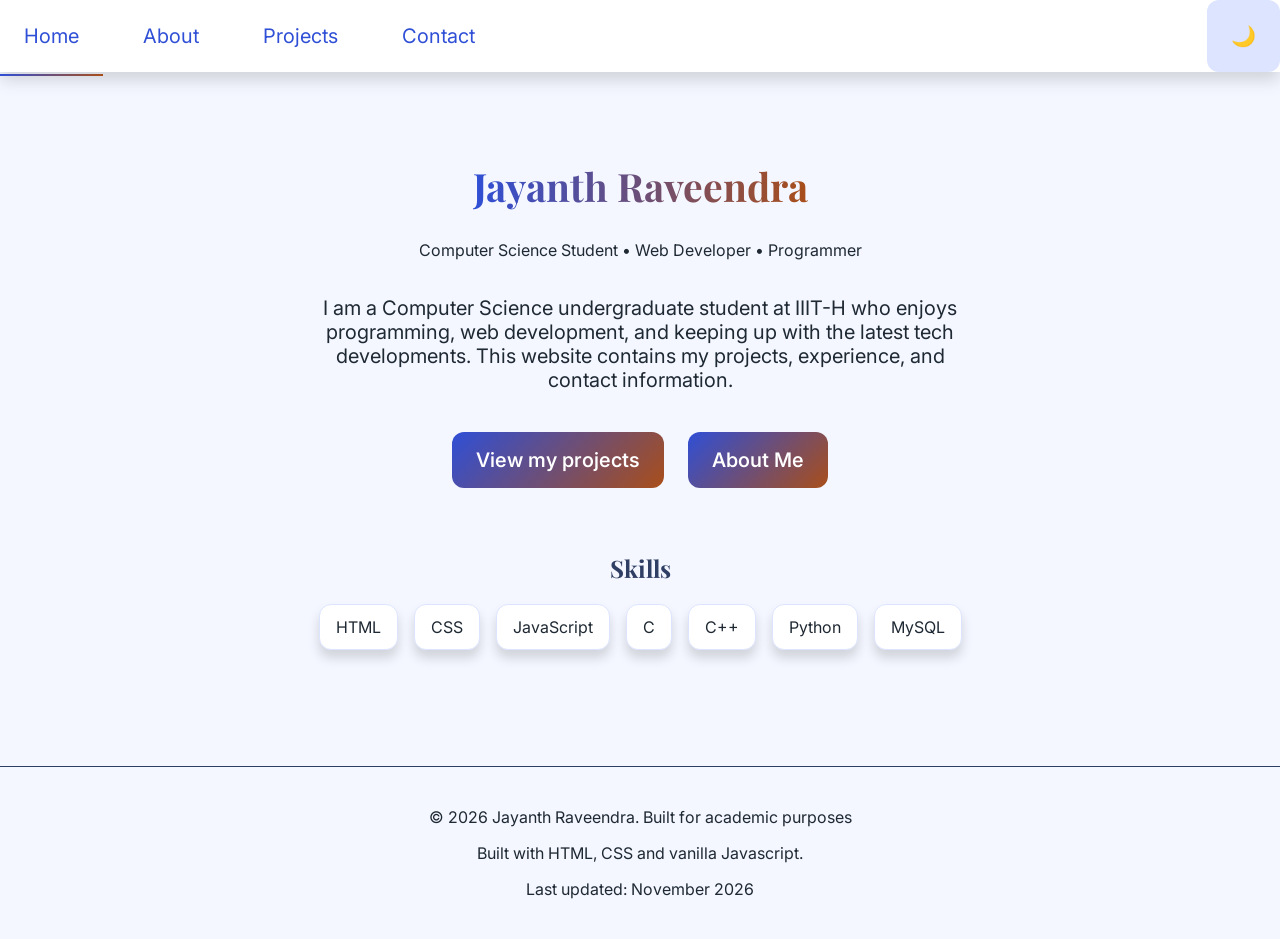
<file: index.html>
<!DOCTYPE html>
<html lang="en">
    <head>
        <meta name="viewport" content="width=device-width, initial-scale=1">
        <link rel="stylesheet" href="css/style.css">
        <noscript>
            <link rel="stylesheet" href="css/no-js.css">
        </noscript>
        <link rel="icon" type="image/png" href="images/favicon.png">
        <meta charset="utf-8">
        <title>Home</title>
        <script src="js/flash-theme.js"></script>
    </head>
    <body>
        <a href="#main-content" class="skip-link">Skip to main content</a>
        
        <header>
            <nav class="navbar">
                <a href="index.html" class="active">Home</a>
                <a href="about.html">About</a>
                <a href="projects.html">Projects</a>
                <a href="contact.html">Contact</a>
                <button id="theme-toggle" class="btn-animated" aria-label="Toggle dark mode" aria-pressed="false">🌙</button>
            </nav>
        </header>

        <main id="main-content">
            <section class="hero">
                <h1 class="hero-title">Jayanth Raveendra</h1>
                <p class="hero-tagline">Computer Science Student • Web Developer • Programmer</p>
                <p class="hero-subtitle">I am a Computer Science undergraduate student at IIIT-H who enjoys programming, web development, and keeping up with the latest tech developments. This website contains my projects, experience, and contact information.</p>
                <div class="hero-buttons">
                    <a href="projects.html" class="hero-btn btn-animated">View my projects</a>
                    <a href="about.html" class="hero-btn secondary btn-animated">About Me</a>
                </div>
            </section>

            <section class="home-skills">
                <h2>Skills</h2>
                <ul>
                    <li>HTML</li>
                    <li>CSS</li>
                    <li>JavaScript</li>
                    <li>C</li>
                    <li>C++</li>
                    <li>Python</li>
                    <li>MySQL</li>
                </ul>
            </section>
        </main>

        <footer>
            <p>©️ 2026 Jayanth Raveendra. Built for academic purposes</p>
            <p>Built with HTML, CSS and vanilla Javascript.</p>
            <p>Last updated: November 2026</p>
        </footer>

        <script src="js/toggle.js"></script>
    </body>
</html>
</file>
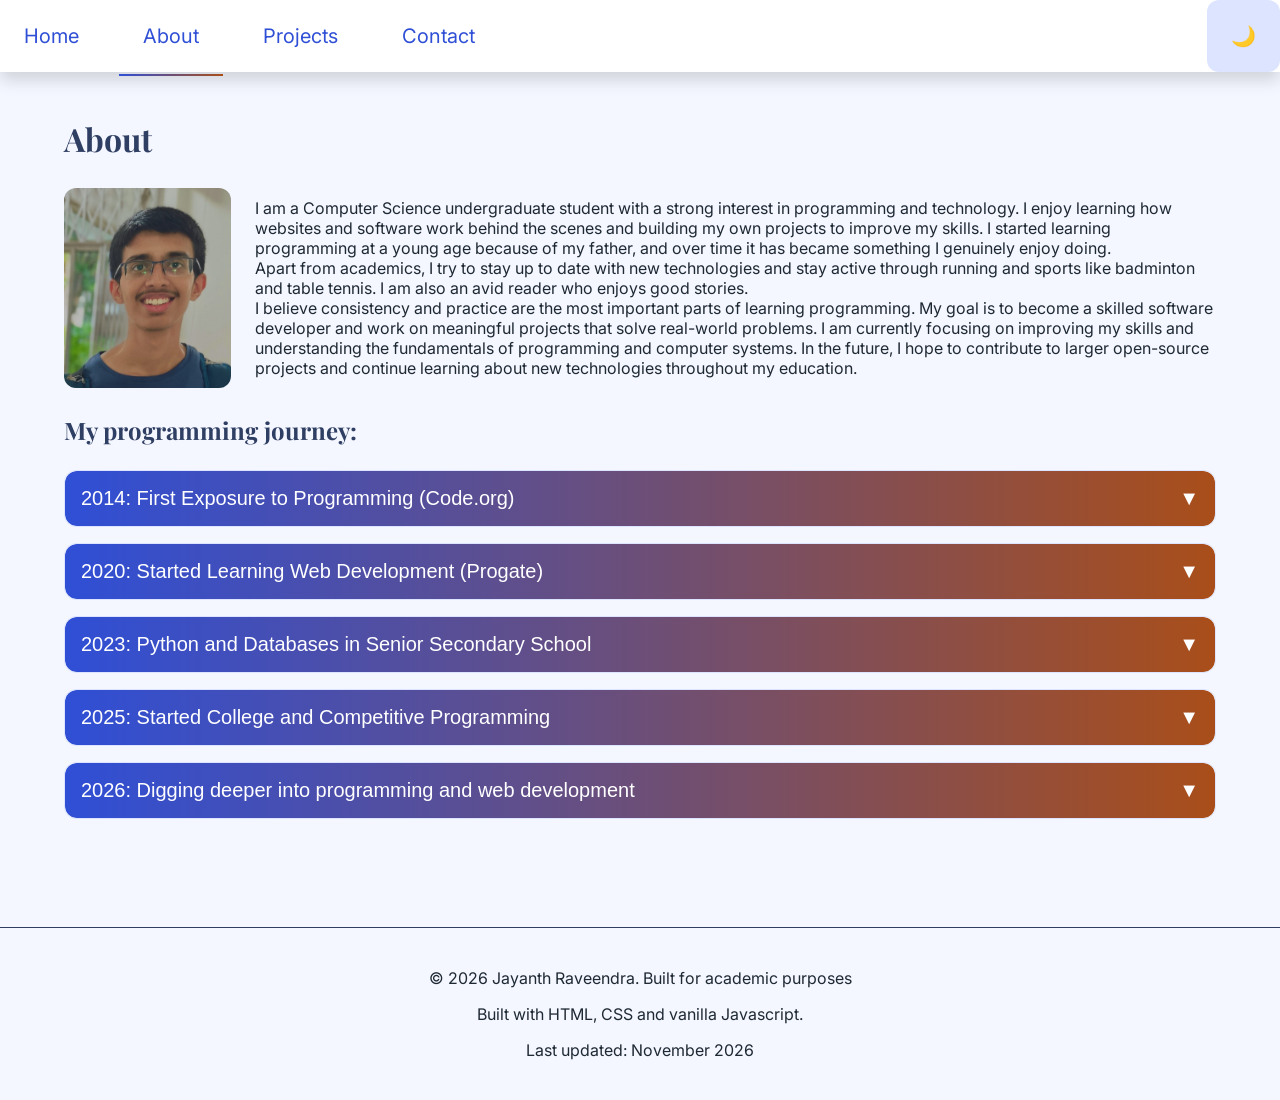
<file: about.html>
<!DOCTYPE html>
<html lang="en">
    <head>
        <meta name="viewport" content="width=device-width, initial-scale=1">
        <link rel="stylesheet" href="css/style.css">
        <noscript>
            <link rel="stylesheet" href="css/no-js.css">
        </noscript>
        <link rel="icon" type="image/png" href="images/favicon.png">
        <meta charset="utf-8">
        <title>About</title>
        <script src="js/flash-theme.js"></script>
    </head>
    <body>
        <div id="progress-bar" role="progressbar" aria-valuemin="0" aria-valuemax="100" aria-valuenow="0"></div>
        <a href="#main-content" class="skip-link">Skip to main content</a>

        <header>
            <nav class="navbar">
                <a href="index.html">Home</a>
                <a href="about.html" class="active">About</a>
                <a href="projects.html">Projects</a>
                <a href="contact.html">Contact</a>
                <button id="theme-toggle" class="btn-animated" aria-label="Toggle dark mode" aria-pressed="false">🌙</button>
            </nav>
        </header>
        
        <main id="main-content">
            <h1 class="page-title">About</h1>
        
            <div class="about-statement">   
                <img id="self-img" src="images/pfp.jpg" alt="Profile photo of Jayanth Raveendra" height="200" width="200">
                <p>
                    I am a Computer Science undergraduate student with a strong interest in programming and technology.
                    I enjoy learning how websites and software work behind the scenes and building my own projects to
                    improve my skills. I started learning programming at a young age because of my father, and over time
                    it has became something I genuinely enjoy doing. <br>
                    Apart from academics, I try to stay up to date with
                    new technologies and stay active through running and sports like badminton and table tennis. I am also 
                    an avid reader who enjoys good stories. <br>
                    I believe consistency and practice are the most important parts
                    of learning programming. My goal is to become a skilled software developer and work on meaningful projects
                    that solve real-world problems. I am currently focusing on improving my skills and understanding the
                    fundamentals of programming and computer systems. In the future, I hope to contribute to larger open-source
                    projects and continue learning about new technologies throughout my education.
                </p>
            </div>

            <h2 class="timeline-title">My programming journey:</h2>
            <ul id="timeline">
                <li>
                    <button class="toggle" aria-expanded="false">2014: First Exposure to Programming (Code.org)</button>
                    <div class="content">
                        My father started my programming journey when I was in primary school.
                        I learnt to code on a great website called <a href="https://code.org/en-US" target="_blank" rel="noopener noreferrer">Code.org</a>.
                        It taught basic coding concepts with great stories and block coding.
                        Code.org had a concept of 'Hour of Code' where they had activities 
                        that would take an hour and would be a good learning experience.
                        It taught me my basics and made me really enjoy coding.
                        I also dabbled in the turtle drawing software and QBASIC in middle school.
                    </div>
                </li>

                <li>
                    <button class="toggle" aria-expanded="false">2020: Started Learning Web Development (Progate)</button>
                    <div class="content">
                        When COVID began, I felt like learning new things and spending my time well. 
                        I came across a website called <a href="https://progate.com/" target="_blank" rel="noopener noreferrer">Progate.com</a>
                        that taught Web development for free. I learnt about HTML, CSS and even Javascript there. My father encouraged me to
                        try more languages on the website, and together we completed the basics of many languages - more about this is available
                        in the <a href="projects.html">Projects page</a>.
                    </div>
                </li>

                <li>
                    <button class="toggle" aria-expanded="false">2023: Python and Databases in Senior Secondary School</button>
                    <div class="content">
                        During my 11th and 12th grades, I took Computer Science as my elective under Science stream.
                        I learnt about Python in-depth and was introduced to MySQL and how to interact with the DBMS using Python.
                        My teacher insisted on knowing how and what Python's built-in functions did and always made us code their functionality manually.
                        As part of the mandatory project, I built a cooking guide with two of my classmates using Python's tkinter library and MySQL.
                        The program could accept new recipes from the user, search for recipes from the connected MySQL database, generate meal plans
                        for the week and accommodate dietary restrictions.
                    </div>
                </li>

                <li>
                    <button class="toggle" aria-expanded="false">2025: Started College and Competitive Programming</button>
                    <div class="content">
                        My journey took on new wings in college: I learnt C and academics required
                        constant practice and learning of various interesting topics like recursion,
                        dynamic programming, structs, file operations, makefiles, etc. I started competitive
                        programming on various websites like Codeforces, CSES, Leetcode, Atcoder and USACO.
                        I participated in multiple Codeforces contests as a rated participant. I also
                        participated in various hackathons held in the college: build2break and Megathon 2025.
                        I got hands-on learning from these events. These experiences helped me in making the CLI
                        version of 'Twixt!' using only C - more on the <a href="projects.html">Projects page</a>.
                        I also worked on keeping myself fit - I ran in an untimed 5k run with my friends,
                        which was enjoyable and really showed me the importance of grit and perseverance.
                    </div>
                </li>

                <li>
                    <button class="toggle" aria-expanded="false">2026: Digging deeper into programming and web development</button>
                    <div class="content">
                        In the second semester, I built upon C and learnt C++ and its STL. 
                        I participated in more Codeforces contests and also Lockout 2026. 
                        I learnt about different data structures: stacks, queues, heaps, binary trees,
                        graphs and algorithms like BFS, DFS, Kahn's, etc.
                        I also learnt shell-scripting, Python, HTML, CSS and Javascript, which have 
                        been very interesting and have broadened my skill set and experience. For example,
                        I have custom shell-scripts running on my laptop to fix small bugs in my Linux Fedora distro.
                        Furthermore, I ran a timed 5k run finishing it in 30 minutes which is my current personal best.
                    </div>
                </li>
            </ul>

            <div id="resume-prompt" hidden aria-live="polite">
                Resume where you left off?
                <button id="resume-btn" class="btn-animated">Yes</button>
            </div>
        </main>
        
        <footer>
            <p>©️ 2026 Jayanth Raveendra. Built for academic purposes</p>
            <p>Built with HTML, CSS and vanilla Javascript.</p>
            <p>Last updated: November 2026</p>
        </footer>

        <script src="js/toggle.js"></script>
        <script src="js/timeline.js"></script>
        <script type="module" src="js/import-progress.js"></script>
    </body>
</html>
</file>
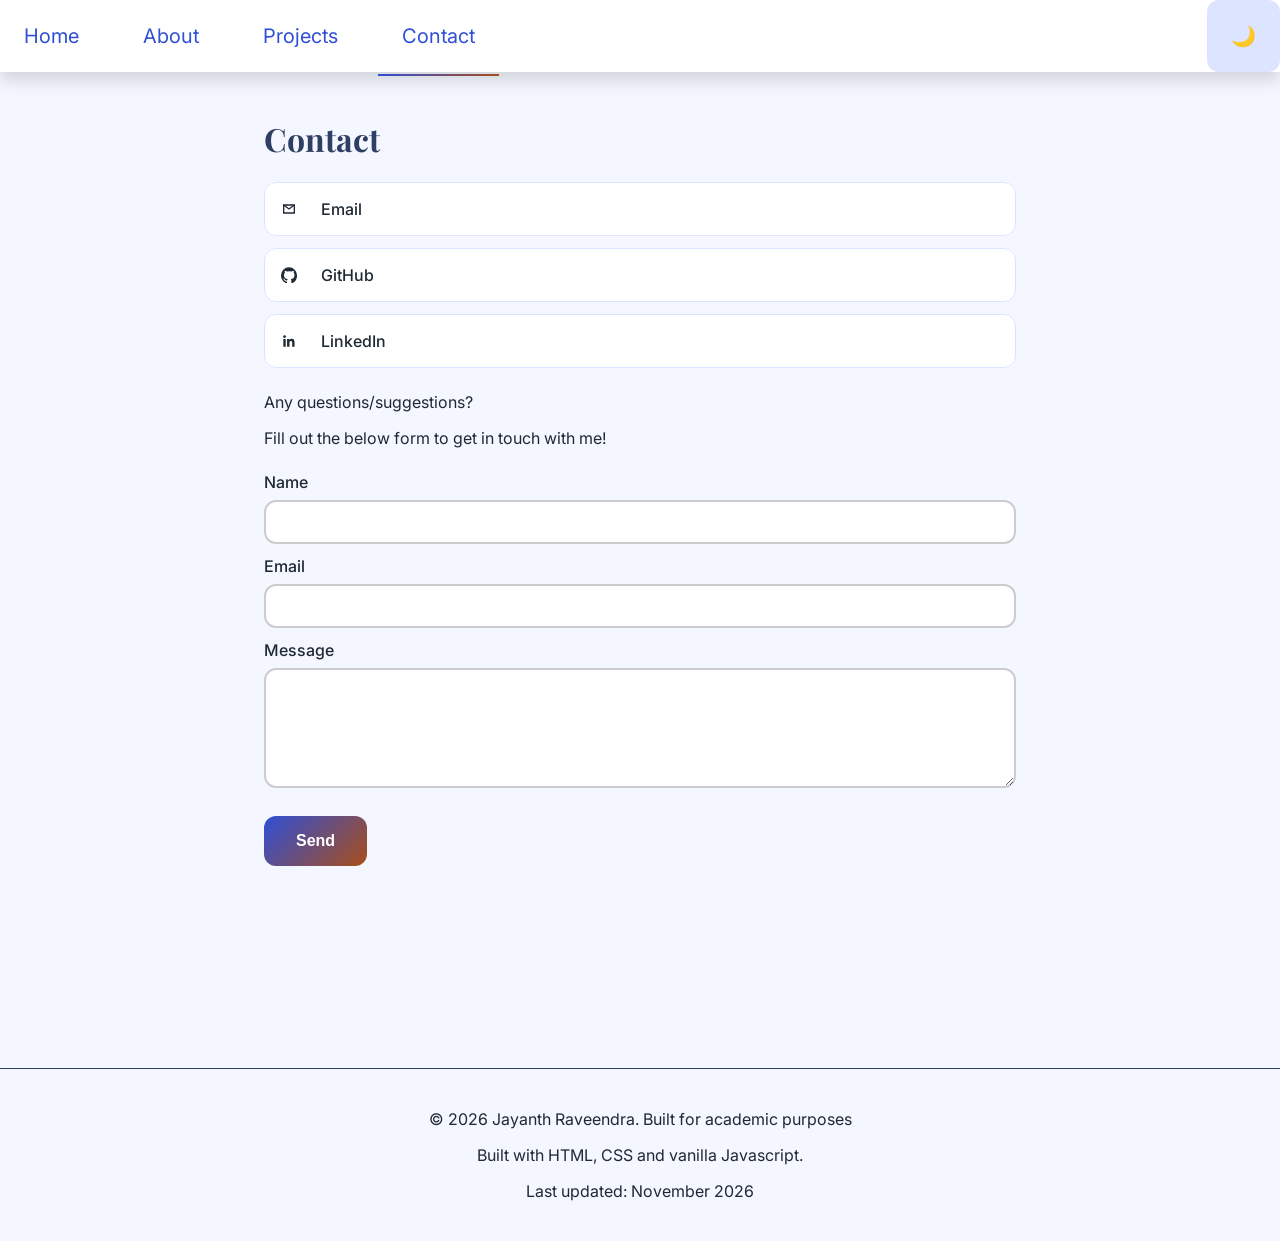
<file: contact.html>
<!DOCTYPE html>
<html lang="en">
    <head>
        <meta name="viewport" content="width=device-width, initial-scale=1">
        <link rel="stylesheet" href="css/style.css">
        <noscript>
            <link rel="stylesheet" href="css/no-js.css">
        </noscript>
        <link rel="icon" type="image/png" href="images/favicon.png">
        <meta charset="utf-8">
        <title>Contact</title>
        <script src="js/flash-theme.js"></script>
    </head>
    <body>
        <a href="#main-content" class="skip-link">Skip to main content</a>

        <header>
            <nav class="navbar">
                <a href="index.html">Home</a>
                <a href="about.html">About</a>
                <a href="projects.html">Projects</a>
                <a href="contact.html" class="active">Contact</a>
                <button id="theme-toggle" class="btn-animated" aria-label="Toggle dark mode" aria-pressed="false">🌙</button>
            </nav>
        </header>
        
        <main id="main-content" class="contact-layout">
            <h1 class="page-title">Contact</h1>

            <div class="contact-links">
                <a href="mailto:jayanth.raveendra@students.iiit.ac.in" class="contact-link">
                    <svg class="icon" viewBox="0 0 24 24" fill="none">
                        <path d="M4 6h16v12H4z" stroke="currentColor" stroke-width="2"/>
                        <path d="M4 6l8 6 8-6" stroke="currentColor" stroke-width="2"/>
                    </svg>
                    Email
                </a>

                <a href="https://github.com/jayanth0725" class="contact-link" target="_blank" rel="noopener noreferrer">
                    <svg class="icon" viewBox="0 0 24 24">
                        <path fill="currentColor" d="M12 .5A12 12 0 0 0 0 12.7c0 5.5 3.4 10.1 8.2 11.8.6.1.8-.3.8-.6v-2.3
                            c-3.3.7-4-1.6-4-1.6-.6-1.4-1.3-1.8-1.3-1.8-1.1-.8.1-.8.1-.8
                            1.2.1 1.9 1.3 1.9 1.3 1.1 1.9 2.9 1.4 3.6 1.1.1-.8.4-1.4.8-1.7
                            -2.7-.3-5.6-1.4-5.6-6.1 0-1.3.5-2.4 1.3-3.3-.1-.3-.6-1.5.1-3.1
                            0 0 1-.3 3.4 1.3a11.7 11.7 0 0 1 6.2 0c2.4-1.6 3.4-1.3 3.4-1.3
                            .7 1.6.2 2.8.1 3.1.8.9 1.3 2 1.3 3.3 0 4.7-2.9 5.8-5.7 6.1
                            .5.4.9 1.1.9 2.3v3.4c0 .3.2.7.8.6A12.2 12.2 0 0 0 24 12.7
                            12 12 0 0 0 12 .5z"/>
                    </svg>
                    GitHub
                </a>

                <a href="https://linkedin.com/in/jayanth-raveendra-680bba376" class="contact-link" target="_blank" rel="noopener noreferrer">
                    <svg class="icon" viewBox="0 0 24 24">
                        <path fill="currentColor" d="M20.4 20.5h-3.6v-5.6c0-1.3 0-3-1.9-3s-2.2 1.5-2.2 2.9v5.7H9.1V9h3.4v1.6h.1
                            c.5-.9 1.7-1.9 3.4-1.9 3.6 0 4.3 2.4 4.3 5.5v6.3zM5.3 7.4
                            c-1.2 0-2.1-1-2.1-2.1s1-2.1 2.1-2.1 2.1 1 2.1 2.1-1 2.1-2.1 2.1zM7.1
                            20.5H3.5V9h3.6v11.5z"/>
                    </svg>
                    LinkedIn
                </a>
            </div>

            <p class="contact-message">Any questions/suggestions?</p>
            <p class="contact-message">Fill out the below form to get in touch with me!</p>
            <form id="contact-form" novalidate>
                <div class="form-group">
                    <label for="name">Name</label>
                    <input type="text" id="name" name="name" aria-describedby="name-error" required>
                    <small id="name-error" class="error-message" aria-live="polite"></small>
                </div>

                <div class="form-group">
                    <label for="email">Email</label>
                    <input type="email" id="email" name="email" aria-describedby="email-error" required>
                    <small id="email-error" class="error-message" aria-live="polite"></small>
                </div>

                <div class="form-group">
                    <label for="message">Message</label>
                    <textarea id="message" name="message" aria-describedby="message-error" required></textarea>
                    <small id="message-error" class="error-message" aria-live="polite"></small>
                </div>

                <button type="submit" class="form-btn btn-animated">Send</button>
            </form>    
            
            <div id="form-success" class="form-hidden" aria-live="polite">
                ✅ Your message has been sent successfully!
            </div>
        </main>
        
        <footer>
            <p>©️ 2026 Jayanth Raveendra. Built for academic purposes</p>
            <p>Built with HTML, CSS and vanilla Javascript.</p>
            <p>Last updated: November 2026</p>
        </footer>

        <script src="js/toggle.js"></script>
        <script src="js/contact-form.js"></script>
    </body>
</html>
</file>
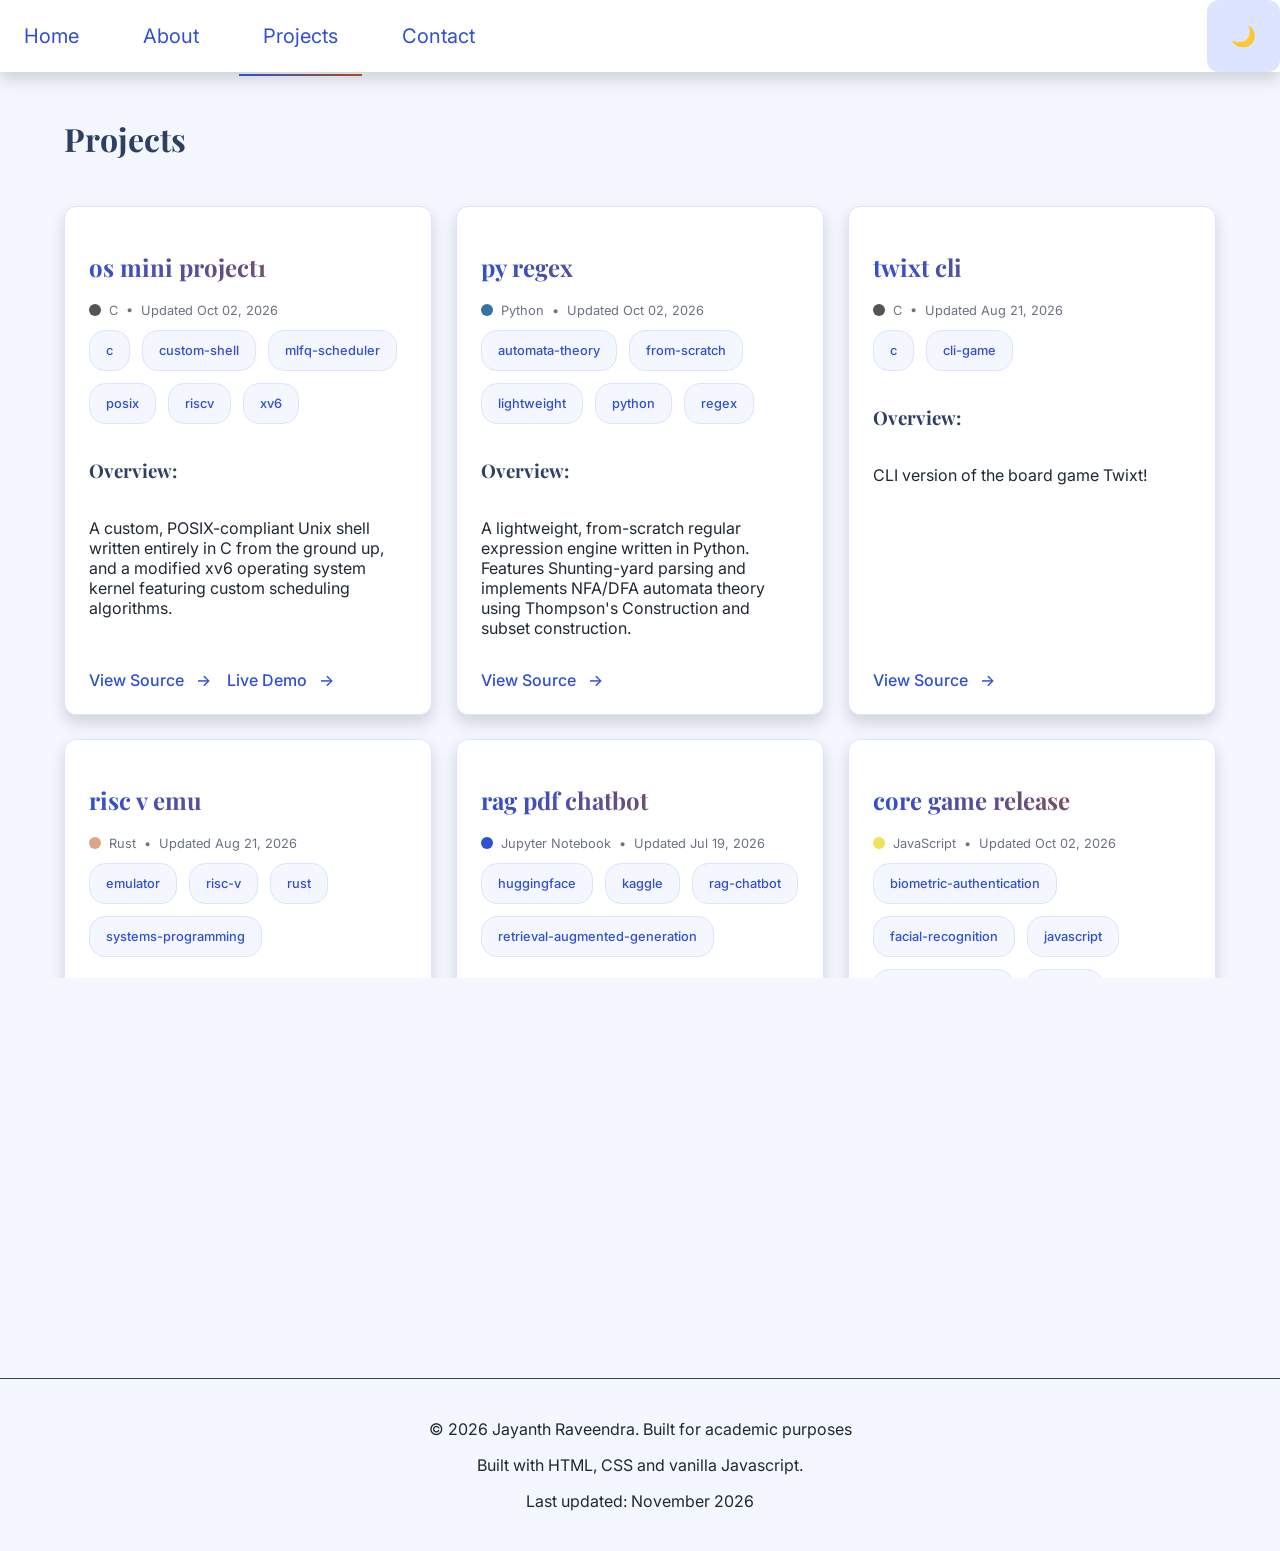
<file: projects.html>
<!DOCTYPE html>
<html lang="en">
    <head>
        <meta name="viewport" content="width=device-width, initial-scale=1">
        <link rel="stylesheet" href="css/style.css">
        <noscript>
            <link rel="stylesheet" href="css/no-js.css">
        </noscript>
        <link rel="icon" type="image/png" href="images/favicon.png">
        <meta charset="utf-8">
        <title>Projects</title>
        <script src="js/flash-theme.js"></script>
    </head>
    <body>
        <a href="#main-content" class="skip-link">Skip to main content</a>

        <header>
            <nav class="navbar">
                <a href="index.html">Home</a>
                <a href="about.html">About</a>
                <a href="projects.html" class="active">Projects</a>
                <a href="contact.html">Contact</a>
                <button id="theme-toggle" class="btn-animated" aria-label="Toggle dark mode" aria-pressed="false">🌙</button>
            </nav>
        </header>

        <main id="main-content" class="layout projects-grid">
            <h1 class="page-title">Projects</h1>
                
            <section class="card hidden">
                <h2 class="project-title">os mini project1</h2>
                <div class="project-lang-container">
                    <span class="project-lang-dot" style="background-color: #555555;"></span>
                    C &nbsp;&bull;&nbsp; Updated Oct 02, 2026
                </div>
                <div class="topic-tags-container">
                    <span class="topic-tag">c</span><span class="topic-tag">custom-shell</span><span class="topic-tag">mlfq-scheduler</span><span class="topic-tag">posix</span><span class="topic-tag">riscv</span><span class="topic-tag">xv6</span>
                </div>
                <h3>Overview:</h3>
                <p>A custom, POSIX-compliant Unix shell written entirely in C from the ground up, and a modified xv6 operating system kernel featuring custom scheduling algorithms.</p>
                <div class="project-links-container">
                    <a href="https://github.com/jayanth0725/os-mini-project1" class="project-link" target="_blank" rel="noopener noreferrer">View Source</a>
                    <a href="https://asciinema.org/a/N4IvsuAvY2DzmOGw" class="project-link" target="_blank" rel="noopener noreferrer">Live Demo</a>
                </div>
            </section>
        
            <section class="card hidden">
                <h2 class="project-title">py regex</h2>
                <div class="project-lang-container">
                    <span class="project-lang-dot" style="background-color: #3572a5;"></span>
                    Python &nbsp;&bull;&nbsp; Updated Oct 02, 2026
                </div>
                <div class="topic-tags-container">
                    <span class="topic-tag">automata-theory</span><span class="topic-tag">from-scratch</span><span class="topic-tag">lightweight</span><span class="topic-tag">python</span><span class="topic-tag">regex</span>
                </div>
                <h3>Overview:</h3>
                <p>A lightweight, from-scratch regular expression engine written in Python. Features Shunting-yard parsing and implements NFA/DFA automata theory using Thompson&#x27;s Construction and subset construction.</p>
                <div class="project-links-container">
                    <a href="https://github.com/jayanth0725/py-regex" class="project-link" target="_blank" rel="noopener noreferrer">View Source</a>
                    
                </div>
            </section>
        
            <section class="card hidden">
                <h2 class="project-title">twixt cli</h2>
                <div class="project-lang-container">
                    <span class="project-lang-dot" style="background-color: #555555;"></span>
                    C &nbsp;&bull;&nbsp; Updated Aug 21, 2026
                </div>
                <div class="topic-tags-container">
                    <span class="topic-tag">c</span><span class="topic-tag">cli-game</span>
                </div>
                <h3>Overview:</h3>
                <p>CLI version of the board game Twixt!</p>
                <div class="project-links-container">
                    <a href="https://github.com/jayanth0725/twixt-cli" class="project-link" target="_blank" rel="noopener noreferrer">View Source</a>
                    
                </div>
            </section>
        
            <section class="card hidden">
                <h2 class="project-title">risc v emu</h2>
                <div class="project-lang-container">
                    <span class="project-lang-dot" style="background-color: #dea584;"></span>
                    Rust &nbsp;&bull;&nbsp; Updated Aug 21, 2026
                </div>
                <div class="topic-tags-container">
                    <span class="topic-tag">emulator</span><span class="topic-tag">risc-v</span><span class="topic-tag">rust</span><span class="topic-tag">systems-programming</span>
                </div>
                <h3>Overview:</h3>
                <p>A bare-metal, 32-bit RISC-V CPU emulator written entirely in Rust as a learning project.</p>
                <div class="project-links-container">
                    <a href="https://github.com/jayanth0725/risc-v-emu" class="project-link" target="_blank" rel="noopener noreferrer">View Source</a>
                    <a href="https://asciinema.org/a/cXb704srNRRqIbm0" class="project-link" target="_blank" rel="noopener noreferrer">Live Demo</a>
                </div>
            </section>
        
            <section class="card hidden">
                <h2 class="project-title">rag pdf chatbot</h2>
                <div class="project-lang-container">
                    <span class="project-lang-dot" style="background-color: var(--colour-primary);"></span>
                    Jupyter Notebook &nbsp;&bull;&nbsp; Updated Jul 19, 2026
                </div>
                <div class="topic-tags-container">
                    <span class="topic-tag">huggingface</span><span class="topic-tag">kaggle</span><span class="topic-tag">rag-chatbot</span><span class="topic-tag">retrieval-augmented-generation</span>
                </div>
                <h3>Overview:</h3>
                <p>A RAG pipeline that reads PDFs and answers questions using LangChain and ChromaDB. The Streamlit app uses Qwen/Qwen2.5-7B-Instruct while a quantized Zephyr-7B LLM is used in the notebook.</p>
                <div class="project-links-container">
                    <a href="https://github.com/jayanth0725/rag-pdf-chatbot" class="project-link" target="_blank" rel="noopener noreferrer">View Source</a>
                    <a href="https://rag-pdf-chatbot-jayanth0725.streamlit.app/" class="project-link" target="_blank" rel="noopener noreferrer">Live Demo</a>
                </div>
            </section>
        
            <section class="card hidden">
                <h2 class="project-title">core game release</h2>
                <div class="project-lang-container">
                    <span class="project-lang-dot" style="background-color: #f1e05a;"></span>
                    JavaScript &nbsp;&bull;&nbsp; Updated Oct 02, 2026
                </div>
                <div class="topic-tags-container">
                    <span class="topic-tag">biometric-authentication</span><span class="topic-tag">facial-recognition</span><span class="topic-tag">javascript</span><span class="topic-tag">multiplayer-game</span><span class="topic-tag">python</span><span class="topic-tag">web-game</span>
                </div>
                <h3>Overview:</h3>
                <p>A multiplayer tic-tac toe game with biometric face authentication built using Python, HTML, CSS and JavaScript.</p>
                <div class="project-links-container">
                    <a href="https://github.com/team-zero-latency/core-game-release" class="project-link" target="_blank" rel="noopener noreferrer">View Source</a>
                    
                </div>
            </section>
            
            </main>
        
        <footer>
            <p>©️ 2026 Jayanth Raveendra. Built for academic purposes</p>
            <p>Built with HTML, CSS and vanilla Javascript.</p>
            <p>Last updated: November 2026</p>
        </footer> 
        
        <script src="js/toggle.js"></script>
        <script src="js/intersection.js"></script>
    </body>
</html>
</file>
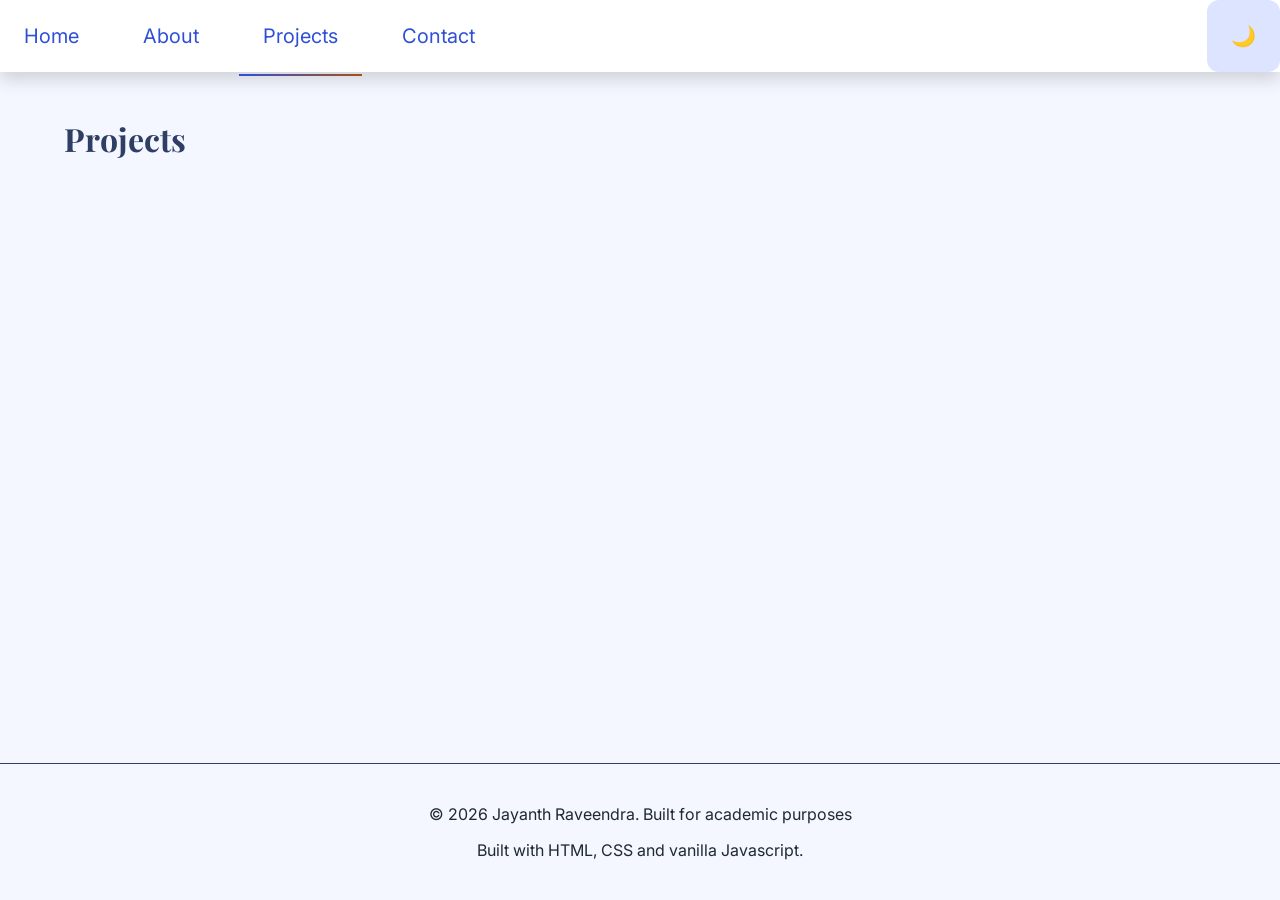
<file: projects_template.html>
<!DOCTYPE html>
<html lang="en">
    <head>
        <meta name="viewport" content="width=device-width, initial-scale=1">
        <link rel="stylesheet" href="css/style.css">
        <noscript>
            <link rel="stylesheet" href="css/no-js.css">
        </noscript>
        <link rel="icon" type="image/png" href="images/favicon.png">
        <meta charset="utf-8">
        <title>Projects</title>
        <script src="js/flash-theme.js"></script>
    </head>
    <body>
        <a href="#main-content" class="skip-link">Skip to main content</a>

        <header>
            <nav class="navbar">
                <a href="index.html">Home</a>
                <a href="about.html">About</a>
                <a href="projects.html" class="active">Projects</a>
                <a href="contact.html">Contact</a>
                <button id="theme-toggle" class="btn-animated" aria-label="Toggle dark mode" aria-pressed="false">🌙</button>
            </nav>
        </header>

        <main id="main-content" class="layout projects-grid">
            <h1 class="page-title">Projects</h1>
                <!-- PROJECTS_GO_HERE -->    
            </main>
        
        <footer>
            <p>©️ 2026 Jayanth Raveendra. Built for academic purposes</p>
            <p>Built with HTML, CSS and vanilla Javascript.</p>
            <!-- DATE_GOES_HERE -->
        </footer> 
        
        <script src="js/toggle.js"></script>
        <script src="js/intersection.js"></script>
    </body>
</html>
</file>
<file: css/style.css>
@import url('https://fonts.googleapis.com/css2?family=Playfair+Display:wght@400;700&family=Inter:wght@400;500&display=swap');

:root {
    /* Colour Palette - default light theme*/
    --colour-bg: #f4f7ff;
    --colour-surface: #ffffff;
    --colour-primary: #2f4fd6;
    --colour-primary-dark: #2f3e63;  
    --colour-on-primary: #ffffff;                           
    --colour-accent: #a94e1a;
    --colour-text: #1f2933;
    --colour-text-muted: #6b7280;
    --colour-border: #dce4ff;
    --colour-form: #ccc;
    --colour-shadow: #00000026;

    /* Typographic pairing */
    --font-display: "Playfair Display", serif;
    --font-body: "Inter", system-ui, sans-serif;

    /* Type scale */
    --text-xs: 0.8rem;
    --text-s: 1rem;
    --text-m: 1.25rem;
    --text-l: 1.56rem;
    --text-xl: 1.95rem;
    --text-xxl: 2.44rem;

    /* Spacing scale */
    --space-xxs: 0.25rem;
    --space-xs: 0.5rem;
    --space-s: 0.75rem;
    --space-m: 1rem;
    --space-l: 1.5rem;
    --space-xl: 2rem;
    --space-xxl: 3rem;

    /* Micro interaction easing curve */
    --ease-smooth: cubic-bezier(0.2, 0.8, 0.2, 1);

    /* Motion distance scale */
    --move-small: -3px;
    --move-medium: -4px;
    --move-large: -6px;
}

[data-theme="dark"] {
    --colour-bg: #0f172a;
    --colour-surface: #1e293b;
    --colour-primary: #7c95ff;
    --colour-primary-dark: #93a6ff;
    --colour-on-primary: #ffffff;
    --colour-accent: #f4a261;
    --colour-text: #e5e7eb;
    --colour-text-muted: #94a3b8;
    --colour-border: #334155;
    --colour-shadow: #595959;
}

:focus-visible {
    outline: 2px solid var(--colour-primary);
    outline-offset: 2px;
}

.skip-link { /* For hiding the skip to main content link (accessibility feature)*/
    position: absolute;
    top: -100px;
    left: 0;
    padding: var(--space-s) var(--space-m);
    background: var(--colour-primary);
    color: var(--colour-surface);
    z-index: 100;
}

.skip-link:focus {
    top: var(--space-s);
}

*,
*::before,
*::after {
  box-sizing: border-box;
}

.btn-animated {
    transition: transform 0.4s var(--ease-smooth),
                box-shadow 0.3s var(--ease-smooth);
}

.btn-animated:hover,
.btn-animated:focus-visible {
    transform: translateY(var(--move-medium));
    box-shadow: 0 var(--space-s) var(--space-m) var(--colour-shadow);
}

.btn-animated:active {
    transform: translateY(0);
    box-shadow: 0 var(--space-xs) var(--space-s) var(--colour-shadow);
}

header {
    position: sticky;
    top: 0;
    z-index: 1000;
    background: var(--colour-surface);
    box-shadow: 0 var(--space-xs) var(--space-m) var(--colour-shadow);
}

.navbar {
    display: flex;
    
    gap: var(--space-m);
    align-items: center;
    background: var(--colour-surface); 
}

.navbar a {
    display: inline-flex;
    position: sticky;
    top: 0;
    align-items: center;
    justify-content: center;
    padding: var(--space-l);
    color: var(--colour-primary);
    font-size: var(--text-m);
    background: var(--colour-surface);   
    border-radius: var(--space-s);                  
    text-decoration: none;
}

.navbar a::after {
    content: "";
    position: absolute;
    left: 0;
    bottom: -4px;
    width: 0%;
    height: 2px;

    background: linear-gradient(
        90deg,
        var(--colour-primary),
        var(--colour-accent)
    );

    transition: width 0.3s ease;
}

.navbar a:hover::after,
.navbar a:focus-visible::after {
    width: 100%;
}

.navbar a.active::after {
    width: 100%;
}

#theme-toggle {
    font-size: var(--text-m);
    border: none;
    margin-left: auto;
    padding: var(--space-l);
    cursor: pointer;
}

#theme-toggle:hover {
    background: var(--colour-primary-dark);
}

html, body {
    min-height: 100vh;
    margin: 0; 
}

main {
    flex: 1;
    width: 100%;
    max-width: 1200px;       
    margin: 0 auto;          
    padding: var(--space-l);
}

body {
    display: flex;
    flex-direction: column;
    font-family: var(--font-body);
    color: var(--colour-text);
    font-size: var(--text-s);
    transition: background 0.5s ease, color 0.5s ease;
    background: var(--colour-bg);
}

.page-title {
    opacity: 0;
    transform: translateY(var(--space-l));
    animation: fadeUp 0.4s ease forwards;
    grid-column: 1/-1;
}

h1, h2, h3, h4 {
    font-family: var(--font-display);
    color: var(--colour-primary-dark);
}

p {
    font-family: var(--font-body);
    color: var(--colour-text);
}

a {
    color: var(--colour-primary);
}

section {
    margin-bottom: var(--space-xl);
}

button {
    background: var(--colour-border);
    color: var(--colour-text);
    padding: var(--space-xs) var(--space-m);
    border-radius: var(--space-s);
}

footer {
    margin-top: 60px;
    padding: var(--space-l);
    text-align: center;
    font-size: var(--text-s);
    border-top: 1px solid var(--colour-primary-dark);
}

/* For the Home page */ 

.hero > * {
    opacity: 0;
    transform: translateY(var(--space-l));
    animation: fadeUp 0.4s ease forwards;
}

.hero {
    padding-top: 80px;
    padding-bottom: var(--space-xxl);
    display: flex;
    flex-direction: column;
    justify-content: center;
    align-items: center;
    text-align: center;
    padding: var(--space-xl);
}

.hero-title {
    font-size: var(--text-xxl);
    margin-bottom: var(--space-s);

    background: linear-gradient(
        90deg,
        var(--colour-primary),
        var(--colour-accent)
    );
    background-clip: text;
    -webkit-background-clip: text;

    color: transparent;
    -webkit-text-fill-color: transparent;
}

.hero-tagline {
    animation-delay: 0.1s;
}

.hero-subtitle {
    font-size: var(--text-m);
    margin-bottom: var(--space-m);
    animation-delay: 0.2s;
    max-width: 650px;
}

.hero-buttons {
    display: flex;
    align-items: center;
    justify-content: center;
    gap: var(--space-l);
    margin-top: var(--space-l);
    animation-delay: 0.3s;
}

.hero-btn {
    display: inline-flex;          
    align-items: center;
    justify-content: center;

    font-size: var(--text-m);
    color: var(--colour-on-primary);
    font-weight: 550;

    background: linear-gradient(
        135deg,
        var(--colour-primary),
        var(--colour-accent)
    );
    
    padding: var(--space-m) var(--space-l);
    border-radius: var(--space-s);

    text-decoration: none;
}

.hero-btn.secondary {
    background: linear-gradient(
        135deg,
        var(--colour-primary),
        var(--colour-accent)
    );
}

.home-skills {
    opacity: 0;
    transform: translateY(var(--space-l));
    animation: fadeUp 0.4s ease forwards;
    margin-top: var(--space-xl);
    animation-delay: 0.4s;
}

.home-skills h2 {
    text-align: center;
}

.home-skills ul {
    list-style: none;
    padding: 0;
    display: flex;
    gap: var(--space-m);
    flex-wrap: wrap;
    justify-content: center;
}

.home-skills li {
    background: var(--colour-surface);
    border: 1px solid var(--colour-border);
    padding: var(--space-s) var(--space-m);
    border-radius: var(--space-s);
    box-shadow: 0 var(--space-xs) var(--space-s) var(--colour-shadow);
}

.home-skills li:hover {
    transform: translateY(var(--move-small));
    box-shadow: 0 var(--space-s) var(--space-m) var(--colour-shadow);
}

@keyframes fadeUp {
    to {
        opacity: 1;
        transform: translateY(0);
    }
}

/* For the Projects page */

.project-title {
    background: linear-gradient(
        90deg,
        var(--colour-primary),
        var(--colour-accent)
    );
    background-clip: text;
    -webkit-background-clip: text;

    color: transparent;
    -webkit-text-fill-color: transparent;
}

.projects-grid {
    display: grid;
    grid-template-columns: repeat(auto-fit, minmax(300px, 1fr));
    gap: var(--space-l); 
    align-items: stretch;
}

.projects-grid .card {
    display: flex;
    flex-direction: column;
    height: 100%;
    padding: var(--space-l); 
    box-sizing: border-box;
    margin: 0;
    
    background: var(--colour-surface);
    border: 1px solid var(--colour-border);
    border-radius: var(--space-s);
    overflow: hidden;
    min-height: 120px;

    box-shadow: 0 var(--space-xs) var(--space-m) var(--colour-shadow);
    transition: transform 0.3s ease, box-shadow 0.3s ease;
}

.projects-grid .card:hover {
    transform: translateY(var(--move-large)) scale(1.02);
    box-shadow: 0 var(--space-m) var(--space-l) var(--colour-shadow);
}

.project-lang-container {
    font-size: var(--text-xs);
    color: var(--colour-text-muted);
    margin-bottom: var(--space-s);
    display: flex;
    align-items: center;
}

.project-lang-dot {
    display: inline-block;
    width: var(--space-s);
    height: var(--space-s);
    border-radius: 50%;
    margin-right: var(--space-xs);
}

.topic-tags-container {
    display: flex;
    flex-wrap: wrap;
    gap: var(--space-s);
    margin-bottom: var(--space-m);
}

.topic-tag {
    font-size: var(--text-xs);
    font-weight: 500;
    background: var(--colour-bg);
    color: var(--colour-primary);
    padding: var(--space-s) var(--space-m);
    border-radius: var(--space-m);
    border: 1px solid var(--colour-border);
    transition: background 0.2s ease, transform 0.2s ease;
}

.projects-grid .project-links-container {
    margin-top: auto; 
    display: flex;
    gap: var(--space-m); 
    padding-top: var(--space-m); 
}

.project-link {
    display: inline-flex;
    align-items: center;
    gap: var(--space-s);
    text-decoration: none;
    font-weight: 500;
    color: var(--colour-primary);
}

.project-link::after {
    content: "→";
    transition: transform 0.2s ease;
}

.project-link:hover::after {
    transform: translateX(var(--space-xs));
}

.hidden {
    opacity: 0;
    transform: translateY(var(--space-xl));
}

.show {
    animation: fadeUp 0.4s ease forwards;
}

/* For the About page */

.about-statement {
    display: flex;
    align-items: center;
    gap: var(--space-l);
    opacity: 0;
    transform: translateY(var(--space-l));
    animation: fadeUp 0.4s ease forwards;
    animation-delay: 0.1s;
}

#self-img {
    width: 200px;
    height: 200px;
    object-fit: cover;
    border-radius: var(--space-s);
}

.timeline-title {
    opacity: 0;
    transform: translateY(var(--space-l));
    animation: fadeUp 0.4s ease forwards;
    animation-delay: 0.2s;
}

#timeline {
    list-style: none;
    padding: 0;
    margin: var(--space-l) 0;
}

#timeline li {
    margin-bottom: var(--space-m);
    border: 1px solid var(--colour-border);
    border-radius: var(--space-s);
    overflow: hidden;
    background: var(--colour-surface);

    transition: transform 0.2s ease, box-shadow 0.2s ease;
    opacity: 0;
    transform: translateY(var(--space-l));
    animation: fadeUp 0.4s ease forwards;
}

#timeline li:nth-child(1) {
    animation-delay: 0.1s;
}

#timeline li:nth-child(2) {
    animation-delay: 0.2s;
}

#timeline li:nth-child(3) {
    animation-delay: 0.3s;
}

#timeline li:nth-child(4) {
    animation-delay: 0.4s;
}

#timeline li:nth-child(5) {
    animation-delay: 0.5s;
}

#timeline li:hover {
    transform: translateY(var(--move-small)) scale(1.01);
    box-shadow: 0 var(--space-xs) var(--space-m) var(--colour-shadow);
}

.content {
    max-height: 0;
    overflow: hidden;
    padding: 0 var(--space-m);
    transition: max-height 0.5s cubic-bezier(0.4, 0, 0.2, 1), padding 0.4s ease;
    line-height: 1.6;
}

.content.open {
    max-height: 500px;
    padding: var(--space-m);
}

.toggle {
    width: 100%;
    text-align: left;
    padding: var(--space-m);
    font-size: var(--text-m);
    background: linear-gradient(
        90deg,
        var(--colour-primary),
        var(--colour-accent)
    );
    color: var(--colour-on-primary);
    border: none;
    cursor: pointer;
    
    display: flex;
    justify-content: space-between;
    align-items: center;
}

.toggle::after {
    content: "▼";
    transition: transform 0.3s ease;
}

.toggle[aria-expanded="true"]::after {
    transform: rotate(180deg);
}

#resume-prompt {
    opacity: 1;
    transition: opacity 0.5s ease;
    position: fixed;
    bottom: var(--space-l);
    right: var(--space-l);
    background: var(--colour-surface);
    border: 1px solid var(--colour-border);
    padding: var(--space-m);
    border-radius: var(--space-s);
    box-shadow: 0 var(--space-xs) 10px var(--colour-shadow);
    z-index: 1000;
}

#resume-btn {
    background: linear-gradient(
        135deg,
        var(--colour-primary),
        var(--colour-accent)
    );
    color: var(--colour-on-primary);
    font-weight: 550;
    border: none;
}

.fade-out {
    opacity: 0 !important;
    pointer-events: none; /* Prevents clicking the button while it's fading */
}

#progress-bar {
    position: fixed;
    top: 0;
    left: 0;
    height: 4px;
    width: 0%;
    background: linear-gradient(
        90deg,
        var(--colour-primary),
        var(--colour-accent)
    );
    z-index: 2000;
    transition: width 0.1s linear;
}

/* For the Contact page*/

.contact-layout {
    max-width: 800px;
}

.contact-links {
    display: flex;
    flex-direction: column;
    gap: var(--space-s);
    margin: 0 0 var(--space-l) 0;
}

.icon {
    width: var(--space-m);
    height: var(--space-m);
    margin-right: var(--space-s);
    vertical-align: middle;
}

.contact-link {
    display: flex;
    align-items: center;
    gap: var(--space-s);
    text-decoration: none;
    padding: var(--space-m);
    border-radius: var(--space-s);
    background: var(--colour-surface);
    border: 1px solid var(--colour-border);
    color: var(--colour-text);
    font-weight: 500;

    opacity: 0;
    transform: translateY(var(--space-l));
    animation: fadeUp 0.4s ease forwards;
    transition: transform 0.2s ease,
                box-shadow 0.2s ease,
                border-left 0.2s ease;
}

.contact-link:hover,
.contact-link:focus-visible {
    transform: translateX(6px);
    border-left: var(--space-xs) solid var(--colour-primary);
    box-shadow: 0 var(--space-xs) var(--space-m) var(--colour-shadow);
}

.contact-link:nth-child(1) {
    animation-delay: 0.1s;
}

.contact-link:nth-child(2) {
    animation-delay: 0.2s;
}

.contact-link:nth-child(3) {
    animation-delay: 0.3s;
}

.contact-message {
    opacity: 0;
    transform: translateY(var(--space-l));
    animation: fadeUp 0.4s ease forwards;
    animation-delay: 0.4s;
    text-align: left;
}

#contact-form {
    margin: var(--space-l) 0 0 0;
}

.form-group label {
    display: block;
    margin-bottom: var(--space-xs);
    font-weight: 500;
}

.form-group {
    opacity: 0;
    transform: translateY(var(--space-l));
    animation: fadeUp 0.4s ease forwards;
}

@keyframes fadeInOnly {
    to {
        opacity: 1;
    }
}

.form-btn {
    opacity: 0;
    animation: fadeUp 0.4s ease forwards;
}

.form-group:nth-of-type(1) {
    animation-delay: 0.5s;
}

.form-group:nth-of-type(2) {
    animation-delay: 0.6s;
}

.form-group:nth-of-type(3) {
    animation-delay: 0.7s;
}

.form-btn {
    opacity: 0;
    animation: fadeInOnly 0.4s ease forwards;
    animation-delay: 0.8s;

    background: linear-gradient(
        135deg,
        var(--colour-primary),
        var(--colour-accent)
    );
    color: var(--colour-on-primary);
    font-weight: 550;
    border: none;
    padding: var(--space-m) var(--space-xl);
    margin-top: var(--space-s);
    font-size: var(--text-s);
    cursor: pointer;
}

input, textarea {
    width: 100%;
    padding: var(--space-s);
    border: 2px solid var(--colour-form);
    border-radius: var(--space-s);
    font-family: var(--font-body);
    transition: border-color 0.2s ease;
}

textarea {
    height: calc(var(--space-xxl) * 2.5);
}

input:focus, textarea:focus {
    outline: none; 
    border-color: var(--colour-primary);
    transition: border-color 0.2s ease;
}

input.error, textarea.error {
    border-color: var(--colour-accent);
}

input.success, textarea.success {
    border-color: var(--colour-primary);
}

.error-message {
    color: var(--colour-accent);
    font-size: var(--text-xs);
    height: var(--space-s);
    display: block;
}

.form-hidden {
    opacity: 0;
    transform: translateY(var(--space-l));
    transition: opacity 0.3s ease, transform 0.3s ease;
}

#form-success {
    max-width: 500px;
    margin: var(--space-xl) auto;
    padding: var(--space-m) var(--space-l);

    background: var(--colour-surface);
    border: 1px solid var(--colour-border);
    border-left: 5px solid var(--colour-primary);
    border-radius: var(--space-s);

    box-shadow: 0 var(--space-xs) var(--space-m) var(--colour-shadow);

    text-align: center;
    font-weight: 500;

    opacity: 0;
    transform: translateY(var(--space-l));
}

.form-success-show {
    animation: fadeUp 0.5s var(--ease-smooth) forwards;
}

@media (max-width: 600px) { /* Mobile view - resizing elements and switching to vertical stacked layout */
    .layout { 
        display: grid;
        grid-template-columns: 1fr;
        gap: var(--space-s);
    }

    .layout.projects-grid {
        gap: var(--space-l);
    }

    body {
        flex-direction: column;
        font-size: var(--text-s);
        padding: var(--space-s);
        max-width: 600px;
        margin: 0 auto;
    }

    .hero {
        min-height: 60vh;
        padding: var(--space-l);
    }

    .hero-buttons {
        flex-direction: column;
        align-items: center;
    }

    .hero-btn {
        width: 100%;
        max-width: 250px;
    }

    .hero-title {
        font-size: var(--text-xl);
    }

    .hero-subtitle {
        font-size: var(--text-m);
    }

    .navbar {
        display: flex;
        flex-wrap: wrap;
        align-items: center;
        gap: var(--space-s);
        padding: var(--space-xs) var(--space-xs);
    }

    .navbar a {
        font-size: var(--text-m);
        padding: var(--space-l) var(--space-xs);
    }

    #theme-toggle {
        width: 100%;
        text-align: center;
        padding: var(--space-s); 
        margin-top: var(--space-xxs);
        order: 2;   
        margin-left: 0;
    }

    .about-statement {
        flex-direction: column;
        text-align: center;
    }
}

@media (min-width: 1024px) {  /* Switching to non-uniform CSS grid for laptop and desktop */
    .layout {
        display: grid;
        grid-template-columns: repeat(3, 1fr);
    }

    .layout.projects-grid {
        grid-template-columns: repeat(auto-fit, minmax(300px, 1fr));
    }

    .hero {
        grid-column: 1 / -1;
    }

    footer {
        grid-column: 1 / -1;
    }
}

@media (prefers-reduced-motion: reduce) {
    *,
    *::before,
    *::after {
        /* Makes animations and transitions complete instantly, otherwise if disabled outright the elements stay at opacity 0 and never reach opacity 1 */
        animation-duration: 0.01ms !important;
        animation-iteration-count: 1 !important;
        transition-duration: 0.01ms !important;
        scroll-behavior: auto !important;
        animation-delay: 0ms !important;    /* Overrides all staggered animation and transition delays */
        transition-delay: 0ms !important;
    }
}
</file>
<file: css/no-js.css>
#theme-toggle {
    display: none !important;   /* Hide the theme toggle button since it requires JS to function */
}

/* Projects Page: Makes cards visible without Intersection Observer */
.hidden {
    opacity: 1 !important;
    transform: none !important;
}

/* About Page: Keeps timeline items expanded */
.content {
    max-height: none !important;
    padding: var(--space-m) !important;
}

/* About Page: Hides the toggle arrow since it is no longer interactive */
.toggle::after {
    display: none !important;
}

.toggle {
    cursor: default !important; /* Changes the cursor so the button doesn't imply interactivity */
}
</file>
